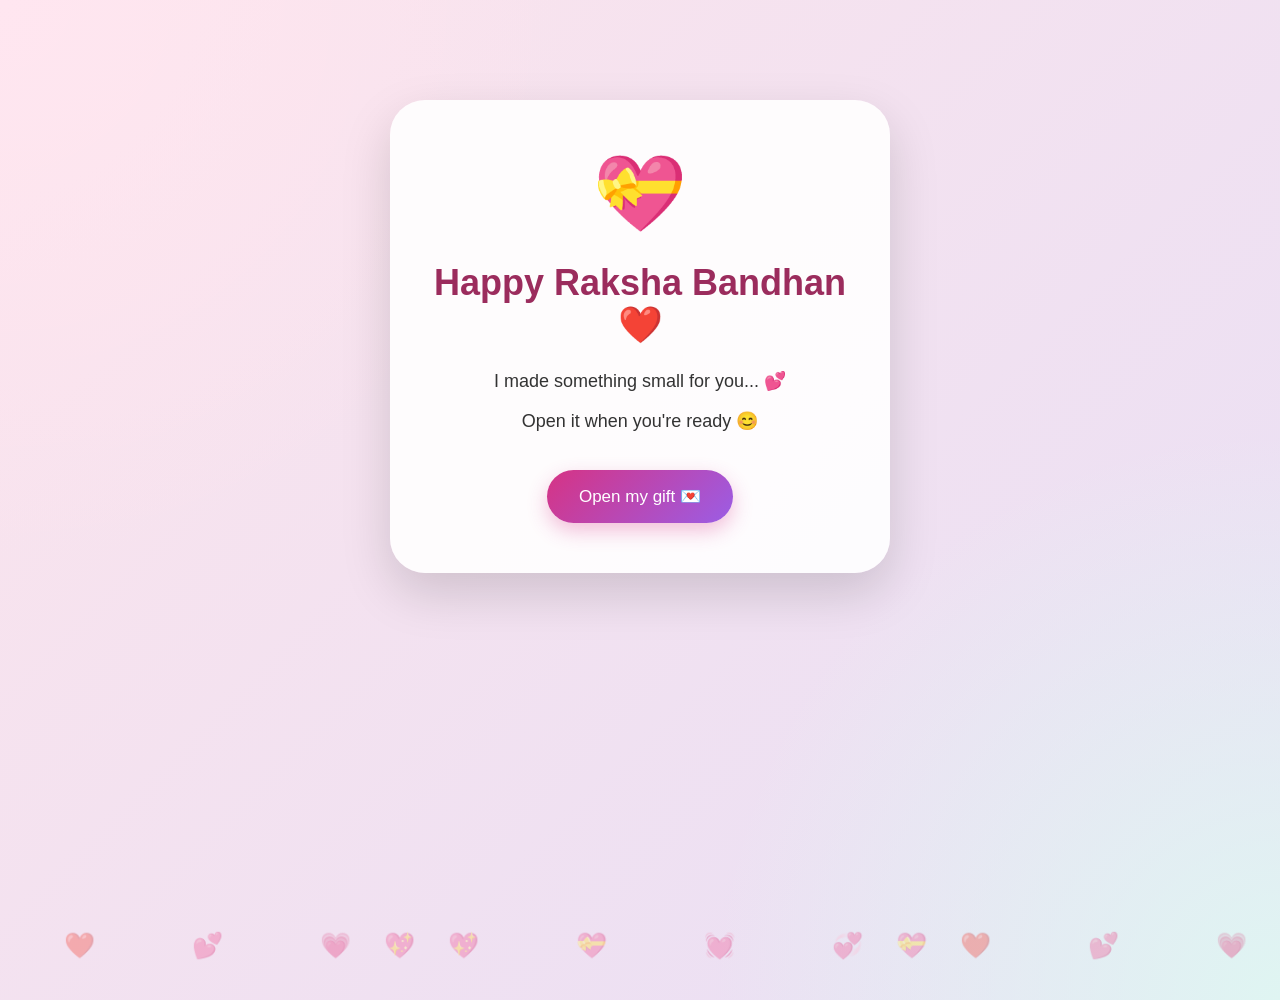
<file: RakshaBandhan2/index.html>
<!doctype html>
<html>

<head>

    <title>Happy Raksha Bandhan 💕</title>

    <link rel="stylesheet" href="style2.css">

</head>


<body>


    <!-- ================================
         FLOATING HEARTS
    ================================= -->

    <div class="floating-hearts">

        <span>❤️</span>
        <span>💕</span>
        <span>💗</span>
        <span>💖</span>
        <span>💝</span>
        <span>💓</span>
        <span>💞</span>
        <span>❤️</span>
        <span>💕</span>
        <span>💗</span>
        <span>💖</span>
        <span>💝</span>

    </div>



    <!-- ================================
         WELCOME
    ================================= -->

    <div id="welcome">

        <div id="heart">
            💝
        </div>

        <h1>
            Happy Raksha Bandhan ❤️
        </h1>

        <p>
            I made something small for you... 💕
        </p>

        <p>
            Open it when you're ready 😊
        </p>

        <button id="start">
            Open my gift 💌
        </button>

    </div>



    <!-- ================================
         SURPRISE 1
    ================================= -->

    <div id="surprise">

        <div class="love-decoration">
            💕 ❤️ 💖 💗 💝 💗 💖 ❤️ 💕
        </div>

        <h2>
            For my Beautiful Akka ❤️
        </h2>

        <p class="subtitle">
            There is something waiting for you... ✨
        </p>


        <!-- LETTER -->

        <div id="letter">

            <div id="letterTop">
                💌
            </div>

            <h3 id="letterTitle">
                A little letter for you 💕
            </h3>

            <p id="letterHint">
                Click me to open ❤️
            </p>


            <div id="letterContent">

                <h3>
                    Dear Akka, 💕
                </h3>

                <p>
                    Thank you for always being there for me.
                </p>

                <p>
                    You are a very special person in my life ❤️
                </p>

                <p>
                    No matter how much we fight 😂,
                    you will always be my sister.
                </p>
                <p>
                    You are my best guide for anything.
                 </p>
                 <p>   
                    When I am in wrong direction
                     you always there to correct me.
                </p>
                <p>
                    And yes... I made this little thing
                    just for you 💝
                </p>

                <p>
                    Happy Raksha Bandhan! 💕❤️💖
                </p>

            </div>

        </div>



        <!-- PHOTO -->

        <div id="photo1">

            <img src="images/envelope.jpeg">

            <h4>
                You are very special to me ❤️
            </h4>

            <div class="small-hearts">
                💕 💗 💖 💗 💕
            </div>

        </div>



        <!-- CONTINUE -->

        <div id="tocontinue">

            <h3>
                There is still more waiting for you... ✨💕
            </h3>

            <button id="tocards">
                Continue 💕
            </button>

        </div>

    </div>



    <!-- ================================
         MEMORY SECTION
    ================================= -->

    <div id="surprise2">

        <div class="love-decoration">
            💕 💖 ❤️ 💖 💕
        </div>

        <h2>
            A few memories for you 📸❤️
        </h2>

        <p>
            Click the cards to reveal the memories 💕
        </p>



        <!-- MEMORY CARDS -->

        <div id="cards">


            <!-- =================================
                 MAIN BIG CARD
            ================================= -->

            <div class="card main-card">

                <div class="card-inner">

                    <div class="card-front">

                        <div class="big-heart">
                            💝
                        </div>

                        <small>
                            click to reveal ❤️
                        </small>

                    </div>


                    <div class="card-back">

                        <img src="images/card1.jpeg">

                        <p>
                            My laddAkkoi 😜❤️
                        </p>

                    </div>

                </div>

            </div>



            <!-- =================================
                 SMALL CARD 2
            ================================= -->

            <div class="card small-card">

                <div class="card-inner">

                    <div class="card-front">

                        💕
                        <small>
                            click me
                        </small>

                    </div>


                    <div class="card-back">

                        <img src="images/card2.jpeg">

                        <p>
                            Always Cute 😍💕
                        </p>

                    </div>

                </div>

            </div>



            <!-- =================================
                 SMALL CARD 3
            ================================= -->

            <div class="card small-card">

                <div class="card-inner">

                    <div class="card-front">

                        💖
                        <small>
                            click me
                        </small>

                    </div>


                    <div class="card-back">

                        <img src="images/card4.jpeg">

                        <p>
                            Forever Family ❤️
                        </p>

                    </div>

                </div>

            </div>



            <!-- =================================
                 SMALL CARD 4
            ================================= -->

            <div class="card small-card">

                <div class="card-inner">

                    <div class="card-front">

                        💗
                        <small>
                            click me
                        </small>

                    </div>


                    <div class="card-back">

                        <img src="images/card3.jpeg">

                        <p>
                            24hrs Sleepy😁😅
                        </p>

                    </div>

                </div>

            </div>



            <!-- =================================
                 SMALL CARD 5
            ================================= -->

            <div class="card small-card">

                <div class="card-inner">

                    <div class="card-front">

                        💝
                        <small>
                            click me
                        </small>

                    </div>


                    <div class="card-back">

                        <img src="images/card5.jpeg">

                        <p>
                            Always Special ❤️
                        </p>

                    </div>

                </div>

            </div>


        </div>



        <div class="small-hearts">
            💕 ❤️ 💖 ❤️ 💕
        </div>


        <button id="tocatch">
            One last surprise 😂
        </button>

    </div>



    <!-- ================================
         CATCH GAME
    ================================= -->

    <div id="catchgame">

        <div class="love-decoration">
            💕 💗 💕 💖 💕
        </div>

        <h2>
            Okay... one last photo 😂❤️
        </h2>

        <p>
            Try to catch it! 🏃💨
        </p>


        <div id="catch-area">

            <div id="gameMessage">
                Catch me if you can 😜 ❤️
            </div>


            <div id="runner">

                <img src="images/catch_img.jpeg">

            </div>

        </div>


        <p class="game-hint">
            It doesn't want to be caught 😂💕
        </p>


        <button id="tofinal">
            I finally caught it 😂
        </button>

    </div>



    <!-- ================================
         QUESTION
    ================================= -->

    <div id="question">

        <div class="question-hearts">
            💕 ❤️ 💖 💗 💝 💗 💖 ❤️ 💕
        </div>


        <h1>
            One last question... 🥹❤️
        </h1>


        <h2>
            Did you like your little surprise? 💕
        </h2>


        <div id="answer-area">

            <button id="yes">
                Yes ❤️
            </button>


            <button id="no">
                No 😂
            </button>

        </div>


        <p id="answer-message"></p>

    </div>



    <!-- ================================
         FINAL
    ================================= -->

    <div id="final">

        <div id="finalHeart">
            ❤️
        </div>


        <div class="final-hearts">
            💕 💗 💖 💝 💖 💗 💕
        </div>


        <h1>
            Happy Raksha Bandhan 🎀❤️
        </h1>


        <h2>
            Thank you for being an important person
            in my life. 💕 

        </h2>
         <h3>
            No matter what happens,
            I know you will always be there for me.
            Actually You were there for me.
         </h3>

        <p>
            No matter how much we fight 😂,
            you will always be my sister ❤️
        </p>


        <p class="final-small">
            Some bonds don't need a reason.
            They just stay forever. 💕
        </p>


        <p class="final-love">
            ❤️ 💕 💖 💗 💝 💗 💖 💕 ❤️
        </p>


        <button id="celebrate">
            Celebrate 🎉
        </button>

    </div>



    <!-- CELEBRATION -->

    <div id="celebration"></div>



    <script src="click2.js"></script>

</body>

</html>
</file>
<file: RakshaBandhan2/style2.css>
/* =========================================
   WHOLE PAGE
========================================= */

* {
    box-sizing: border-box;
}

body {

    margin: 0;

    min-height: 100vh;

    background:
        radial-gradient(
            circle at top left,
            #ffe6f0,
            transparent 35%
        ),

        radial-gradient(
            circle at bottom right,
            #dff5f2,
            transparent 35%
        ),

        linear-gradient(
            135deg,
            #fce4ec,
            #e8dff5
        );

    font-family: Arial, sans-serif;

    text-align: center;

    color: #333;

    overflow-x: hidden;
}


/* =========================================
   FLOATING HEARTS
========================================= */

.floating-hearts span {

    position: fixed;

    bottom: -60px;

    font-size: 25px;

    opacity: 0.35;

    pointer-events: none;

    z-index: 0;

    animation:
        floatHeart 10s linear infinite;
}


.floating-hearts span:nth-child(1) {
    left: 5%;
    animation-delay: 0s;
}

.floating-hearts span:nth-child(2) {
    left: 15%;
    animation-delay: 2s;
}

.floating-hearts span:nth-child(3) {
    left: 25%;
    animation-delay: 4s;
}

.floating-hearts span:nth-child(4) {
    left: 35%;
    animation-delay: 1s;
}

.floating-hearts span:nth-child(5) {
    left: 45%;
    animation-delay: 6s;
}

.floating-hearts span:nth-child(6) {
    left: 55%;
    animation-delay: 3s;
}

.floating-hearts span:nth-child(7) {
    left: 65%;
    animation-delay: 7s;
}

.floating-hearts span:nth-child(8) {
    left: 75%;
    animation-delay: 2s;
}

.floating-hearts span:nth-child(9) {
    left: 85%;
    animation-delay: 5s;
}

.floating-hearts span:nth-child(10) {
    left: 95%;
    animation-delay: 8s;
}

.floating-hearts span:nth-child(11) {
    left: 30%;
    animation-delay: 6s;
}

.floating-hearts span:nth-child(12) {
    left: 70%;
    animation-delay: 4s;
}


@keyframes floatHeart {

    0% {
        transform:
            translateY(0)
            rotate(0deg);
    }

    100% {
        transform:
            translateY(-110vh)
            rotate(360deg);
    }
}


/* =========================================
   COMMON
========================================= */

.love-decoration {

    font-size: 25px;

    margin-bottom: 15px;

    letter-spacing: 7px;
}

.small-hearts {

    font-size: 22px;

    margin: 15px;
}


/* =========================================
   WELCOME
========================================= */

#welcome {

    position: relative;

    z-index: 2;

    width: 500px;

    max-width: 85%;

    margin: 100px auto;

    padding: 50px 30px;

    background:
        rgba(255, 255, 255, 0.9);

    border-radius: 35px;

    box-shadow:
        0 20px 50px
        rgba(0, 0, 0, 0.15);

    animation:
        welcomeAppear 1s ease;
}


@keyframes welcomeAppear {

    from {

        opacity: 0;

        transform:
            translateY(30px);
    }

    to {

        opacity: 1;

        transform:
            translateY(0);
    }
}


#heart {

    font-size: 75px;

    animation:
        heartbeat 1.5s infinite;
}


@keyframes heartbeat {

    0% {
        transform: scale(1);
    }

    50% {
        transform: scale(1.18);
    }

    100% {
        transform: scale(1);
    }
}


#welcome h1 {

    color: #9b2c5d;

    font-size: 36px;
}


#welcome p {

    font-size: 18px;
}


/* =========================================
   BUTTONS
========================================= */

button {

    font-family:
        Arial, sans-serif;

    border: none;

    cursor: pointer;

    color: white;

    font-size: 17px;

    border-radius: 30px;

    transition: 0.3s;
}


#start {

    margin-top: 20px;

    padding: 16px 32px;

    background:
        linear-gradient(
            135deg,
            #d63384,
            #9b5de5
        );

    box-shadow:
        0 8px 20px
        rgba(214, 51, 132, 0.3);
}


#start:hover {

    transform:
        translateY(-4px)
        scale(1.05);
}


#tocards {

    padding: 15px 30px;

    background:
        linear-gradient(
            135deg,
            #9b5de5,
            #d63384
        );
}


#tocards:hover,
#tocatch:hover,
#tofinal:hover,
#celebrate:hover {

    transform:
        scale(1.08);
}


/* =========================================
   SURPRISE 1
========================================= */

#surprise {

    display: none;

    position: relative;

    z-index: 2;

    width: 650px;

    max-width: 90%;

    margin: 70px auto;

    animation:
        pageAppear 0.7s ease;
}


#surprise h2 {

    color: #9b2c5d;
}


.subtitle {

    font-size: 18px;

    color: #666;
}


@keyframes pageAppear {

    from {

        opacity: 0;

        transform:
            scale(0.95);
    }

    to {

        opacity: 1;

        transform:
            scale(1);
    }
}


/* =========================================
   LETTER
========================================= */

#letter {

    width: 450px;

    max-width: 90%;

    min-height: 280px;

    margin: 35px auto;

    padding: 35px;

    background:
        linear-gradient(
            135deg,
            #fffaf0,
            #fff5f8
        );

    border-radius: 18px;

    box-shadow:
        0 15px 40px
        rgba(0, 0, 0, 0.15);

    cursor: pointer;

    transition: 0.5s;
}


#letter:hover {

    transform:
        translateY(-8px);

    box-shadow:
        0 20px 45px
        rgba(0, 0, 0, 0.2);
}


#letterTop {

    font-size: 75px;

    transition: 0.4s;
}


#letter:hover #letterTop {

    transform:
        scale(1.15)
        rotate(-5deg);
}


#letterTitle {

    color: #9b2c5d;
}


#letterHint {

    color: #888;
}


#letterContent {

    display: none;

    text-align: left;

    font-family:
        Georgia, serif;

    font-size: 18px;

    line-height: 1.7;

    animation:
        letterOpen 0.7s ease;
}


#letter.open #letterContent {

    display: block;
}


#letter.open #letterHint {

    display: none;
}


#letter.open #letterTop {

    transform:
        scale(1.1);
}


@keyframes letterOpen {

    from {

        opacity: 0;

        transform:
            translateY(20px);
    }

    to {

        opacity: 1;

        transform:
            translateY(0);
    }
}


/* =========================================
   PHOTO
========================================= */

#photo1 {

    display: none;

    margin-top: 30px;

    animation:
        photoAppear 0.8s ease;
}


#photo1 img {

    width: 240px;

    height: 270px;

    object-fit: cover;

    border-radius: 20px;

    box-shadow:
        0 12px 30px
        rgba(0, 0, 0, 0.2);
}


#photo1 h4 {

    color: #9b2c5d;

    font-size: 20px;
}


@keyframes photoAppear {

    from {

        opacity: 0;

        transform:
            scale(0.7);
    }

    to {

        opacity: 1;

        transform:
            scale(1);
    }
}


/* =========================================
   CONTINUE
========================================= */

#tocontinue {

    margin-top: 40px;
}


#tocontinue h3 {

    color: #9b2c5d;
}


/* =========================================
   MEMORY SECTION
========================================= */

#surprise2 {

    display: none;

    position: relative;

    z-index: 2;

    width: 100%;

    max-width: 1100px;

    margin: 60px auto;

    padding: 20px;

    animation:
        pageAppear 0.7s ease;
}


#surprise2 h2 {

    color: #9b2c5d;

    font-size: 30px;
}


/* =========================================
   SPECIAL MEMORY CARD LAYOUT
========================================= */

#cards {

    position: relative;

    width: 850px;

    max-width: 95%;

    height: 620px;

    margin: 35px auto;

}


/* =========================================
   ALL CARDS
========================================= */

.card {

    position: absolute;

    perspective: 1200px;

    cursor: pointer;

}


/* =========================================
   BIG CENTER CARD
========================================= */

.main-card {

    width: 310px;

    height: 390px;

    left: 50%;

    top: 50%;

    transform:
        translate(-50%, -50%);

    z-index: 5;
}


/* =========================================
   SMALL SURROUNDING CARDS
========================================= */

.small-card {

    width: 200px;

    height: 270px;

    z-index: 3;
}


/* TOP LEFT */

.small-card:nth-child(2) {

    left: 20px;

    top: 40px;

    transform:
        rotate(-10deg);
}


/* TOP RIGHT */

.small-card:nth-child(3) {

    right: 20px;

    top: 40px;

    transform:
        rotate(10deg);
}


/* BOTTOM LEFT */

.small-card:nth-child(4) {

    left: 90px;

    bottom: 15px;

    transform:
        rotate(7deg);
}


/* BOTTOM RIGHT */

.small-card:nth-child(5) {

    right: 90px;

    bottom: 15px;

    transform:
        rotate(-7deg);
}


/* =========================================
   CARD INNER
========================================= */

.card-inner {

    width: 100%;

    height: 100%;

    position: relative;

    transition:
        transform 0.9s;

    transform-style:
        preserve-3d;
}


.card-front,
.card-back {

    width: 100%;

    height: 100%;

    position: absolute;

    backface-visibility:
        hidden;

    border-radius: 25px;

    overflow: hidden;

    box-shadow:
        0 15px 35px
        rgba(0, 0, 0, 0.2);
}


/* =========================================
   CARD FRONT
========================================= */

.card-front {

    background:
        linear-gradient(
            135deg,
            #d63384,
            #9b5de5
        );

    color: white;

    display: flex;

    justify-content: center;

    align-items: center;

    flex-direction: column;

    font-size: 60px;
}


.main-card .card-front {

    font-size: 100px;
}


.card-front small {

    font-size: 15px;

    margin-top: 12px;
}


.main-card .card-front small {

    font-size: 18px;
}


/* =========================================
   CARD BACK
========================================= */

.card-back {

    background: white;

    transform:
        rotateY(180deg);
}


.card-back img {

    width: 100%;

    height: calc(100% - 45px);

    object-fit: cover;

    display: block;
}


.card-back p {

    height: 45px;

    margin: 0;

    display: flex;

    justify-content: center;

    align-items: center;

    color: #9b2c5d;

    font-weight: bold;

    font-size: 15px;
}


/* BIG CARD BACK */

.main-card .card-back img {

    height: calc(100% - 55px);
}


.main-card .card-back p {

    height: 55px;

    font-size: 18px;
}


/* =========================================
   FLIP
========================================= */

.card.flipped .card-inner {

    transform:
        rotateY(180deg);
}


/* =========================================
   HOVER
========================================= */

.small-card:hover {

    z-index: 10;

    transition:
        0.3s;

    transform:
        scale(1.05)
        rotate(0deg);
}


.main-card:hover {

    transition:
        0.3s;

    transform:
        translate(-50%, -50%)
        scale(1.04);
}


/* =========================================
   LAST SURPRISE BUTTON
========================================= */

#tocatch {

    padding: 15px 30px;

    background:
        linear-gradient(
            135deg,
            #ff7eb3,
            #d63384
        );

    box-shadow:
        0 8px 20px
        rgba(214, 51, 132, 0.25);
}


/* =========================================
   CATCH GAME
========================================= */

#catchgame {

    display: none;

    position: relative;

    z-index: 2;

    margin-top: 60px;

    animation:
        pageAppear 0.7s ease;
}


#catchgame h2 {

    color: #9b2c5d;
}


#catch-area {

    width: 760px;

    max-width: 90%;

    height: 500px;

    margin: 40px auto;

    position: relative;

    background:
        rgba(255, 255, 255, 0.75);

    border:
        3px dashed #d63384;

    border-radius: 30px;

    overflow: hidden;

    box-shadow:
        0 12px 35px
        rgba(0, 0, 0, 0.12);
}


#gameMessage {

    position: absolute;

    top: 15px;

    width: 100%;

    color: #aaa;

    font-size: 14px;
}


#runner {

    position: absolute;

    left: 290px;

    top: 130px;

    transition:
        0.12s;

    cursor: pointer;
}


#runner img {

    width: 130px;

    height: 170px;

    object-fit: cover;

    border-radius: 15px;

    box-shadow:
        0 8px 20px
        rgba(0, 0, 0, 0.2);
}


.game-hint {

    color: #888;
}


#tofinal {

    padding: 15px 30px;

    background:
        #9b5de5;
}


/* =========================================
   QUESTION
========================================= */

#question {

    display: none;

    position: relative;

    z-index: 2;

    width: 600px;

    max-width: 85%;

    margin: 100px auto;

    padding: 50px 30px;

    background:
        rgba(255, 255, 255, 0.9);

    border-radius: 35px;

    box-shadow:
        0 20px 50px
        rgba(0, 0, 0, 0.15);

    animation:
        finalAppear 0.8s ease;
}


#question h1 {

    color: #d63384;
}


#question h2 {

    color: #9b2c5d;
}


.question-hearts {

    font-size: 25px;

    letter-spacing: 5px;

    margin-bottom: 20px;
}


#answer-area {

    position: relative;

    height: 120px;

    margin-top: 25px;
}


#yes {

    padding: 15px 35px;

    background:
        linear-gradient(
            135deg,
            #ff7eb3,
            #d63384
        );
}


#yes:hover {

    transform:
        scale(1.1);
}


#no {

    position: absolute;

    padding: 15px 35px;

    background: #999;

    left: 55%;

    top: 0;
}


#answer-message {

    min-height: 25px;

    color: #d63384;

    font-weight: bold;
}


/* =========================================
   FINAL
========================================= */

#final {

    display: none;

    position: relative;

    z-index: 2;

    width: 650px;

    max-width: 85%;

    margin: 80px auto;

    padding: 55px 30px;

    background:
        rgba(255, 255, 255, 0.92);

    border-radius: 35px;

    box-shadow:
        0 20px 50px
        rgba(0, 0, 0, 0.15);

    animation:
        finalAppear 1s ease;
}


@keyframes finalAppear {

    from {

        opacity: 0;

        transform:
            scale(0.7);
    }

    to {

        opacity: 1;

        transform:
            scale(1);
    }
}


#finalHeart {

    font-size: 80px;

    animation:
        heartbeat 1.5s infinite;
}


.final-hearts {

    font-size: 27px;

    letter-spacing: 6px;
}


#final h1 {

    color: #d63384;

    font-size: 45px;
}


#final h2 {

    color: #9b2c5d;

    font-weight: normal;
}


#final p {

    font-size: 18px;

    line-height: 1.6;
}


.final-small {

    color: #777;

    font-style: italic;
}


.final-love {

    font-size: 27px !important;
}


#celebrate {

    margin-top: 25px;

    padding: 16px 35px;

    background:
        linear-gradient(
            135deg,
            #ff7eb3,
            #d63384
        );

    box-shadow:
        0 8px 20px
        rgba(214, 51, 132, 0.3);
}


/* =========================================
   BALLOONS
========================================= */

.balloon {

    position: fixed;

    bottom: -100px;

    font-size: 55px;

    z-index: 9999;

    pointer-events: none;

    animation:
        balloonUp 5s linear forwards;
}


@keyframes balloonUp {

    0% {

        transform:
            translateY(0)
            rotate(0deg);

        opacity: 1;
    }

    50% {

        transform:
            translateY(-50vh)
            rotate(10deg);
    }

    100% {

        transform:
            translateY(-120vh)
            rotate(-10deg);

        opacity: 0;
    }
}


/* =========================================
   CONFETTI
========================================= */

.confetti {

    position: fixed;

    top: -50px;

    font-size: 30px;

    z-index: 9999;

    pointer-events: none;

    animation:
        confettiFall 4s linear forwards;
}


@keyframes confettiFall {

    0% {

        transform:
            translateY(0)
            rotate(0deg);

        opacity: 1;
    }

    100% {

        transform:
            translateY(110vh)
            rotate(720deg);

        opacity: 0;
    }
}


/* =========================================
   HEART EXPLOSION
========================================= */

.explode-heart {

    position: fixed;

    font-size: 30px;

    z-index: 10000;

    pointer-events: none;

    animation:
        heartExplosion 1.5s ease-out forwards;
}


@keyframes heartExplosion {

    0% {

        transform:
            translate(-50%, -50%)
            scale(0.5);

        opacity: 1;
    }

    100% {

        transform:
            translate(
                calc(-50% + var(--x)),
                calc(-50% + var(--y))
            )
            scale(1.3);

        opacity: 0;
    }
}


/* =========================================
   RESPONSIVE
========================================= */

@media (max-width: 850px) {

    #cards {

        width: 100%;

        height: 900px;
    }


    .main-card {

        width: 270px;

        height: 350px;

        top: 50%;
    }


    .small-card {

        width: 170px;

        height: 230px;
    }


    .small-card:nth-child(2) {

        left: 10px;

        top: 80px;
    }


    .small-card:nth-child(3) {

        right: 10px;

        top: 80px;
    }


    .small-card:nth-child(4) {

        left: 10px;

        bottom: 80px;
    }


    .small-card:nth-child(5) {

        right: 10px;

        bottom: 80px;
    }

}


@media (max-width: 600px) {

    #welcome {

        margin-top: 60px;
    }


    #welcome h1 {

        font-size: 28px;
    }


    #letter {

        width: 90%;

        padding: 25px;
    }


    #cards {

        height: 850px;
    }


    .main-card {

        width: 240px;

        height: 320px;

        top: 50%;
    }


    .small-card {

        width: 135px;

        height: 190px;
    }


    .small-card:nth-child(2) {

        left: 0;

        top: 100px;
    }


    .small-card:nth-child(3) {

        right: 0;

        top: 100px;
    }


    .small-card:nth-child(4) {

        left: 15px;

        bottom: 100px;
    }


    .small-card:nth-child(5) {

        right: 15px;

        bottom: 100px;
    }


    #catch-area {

        height: 350px;
    }


    #final h1 {

        font-size: 32px;
    }

}
</file>
